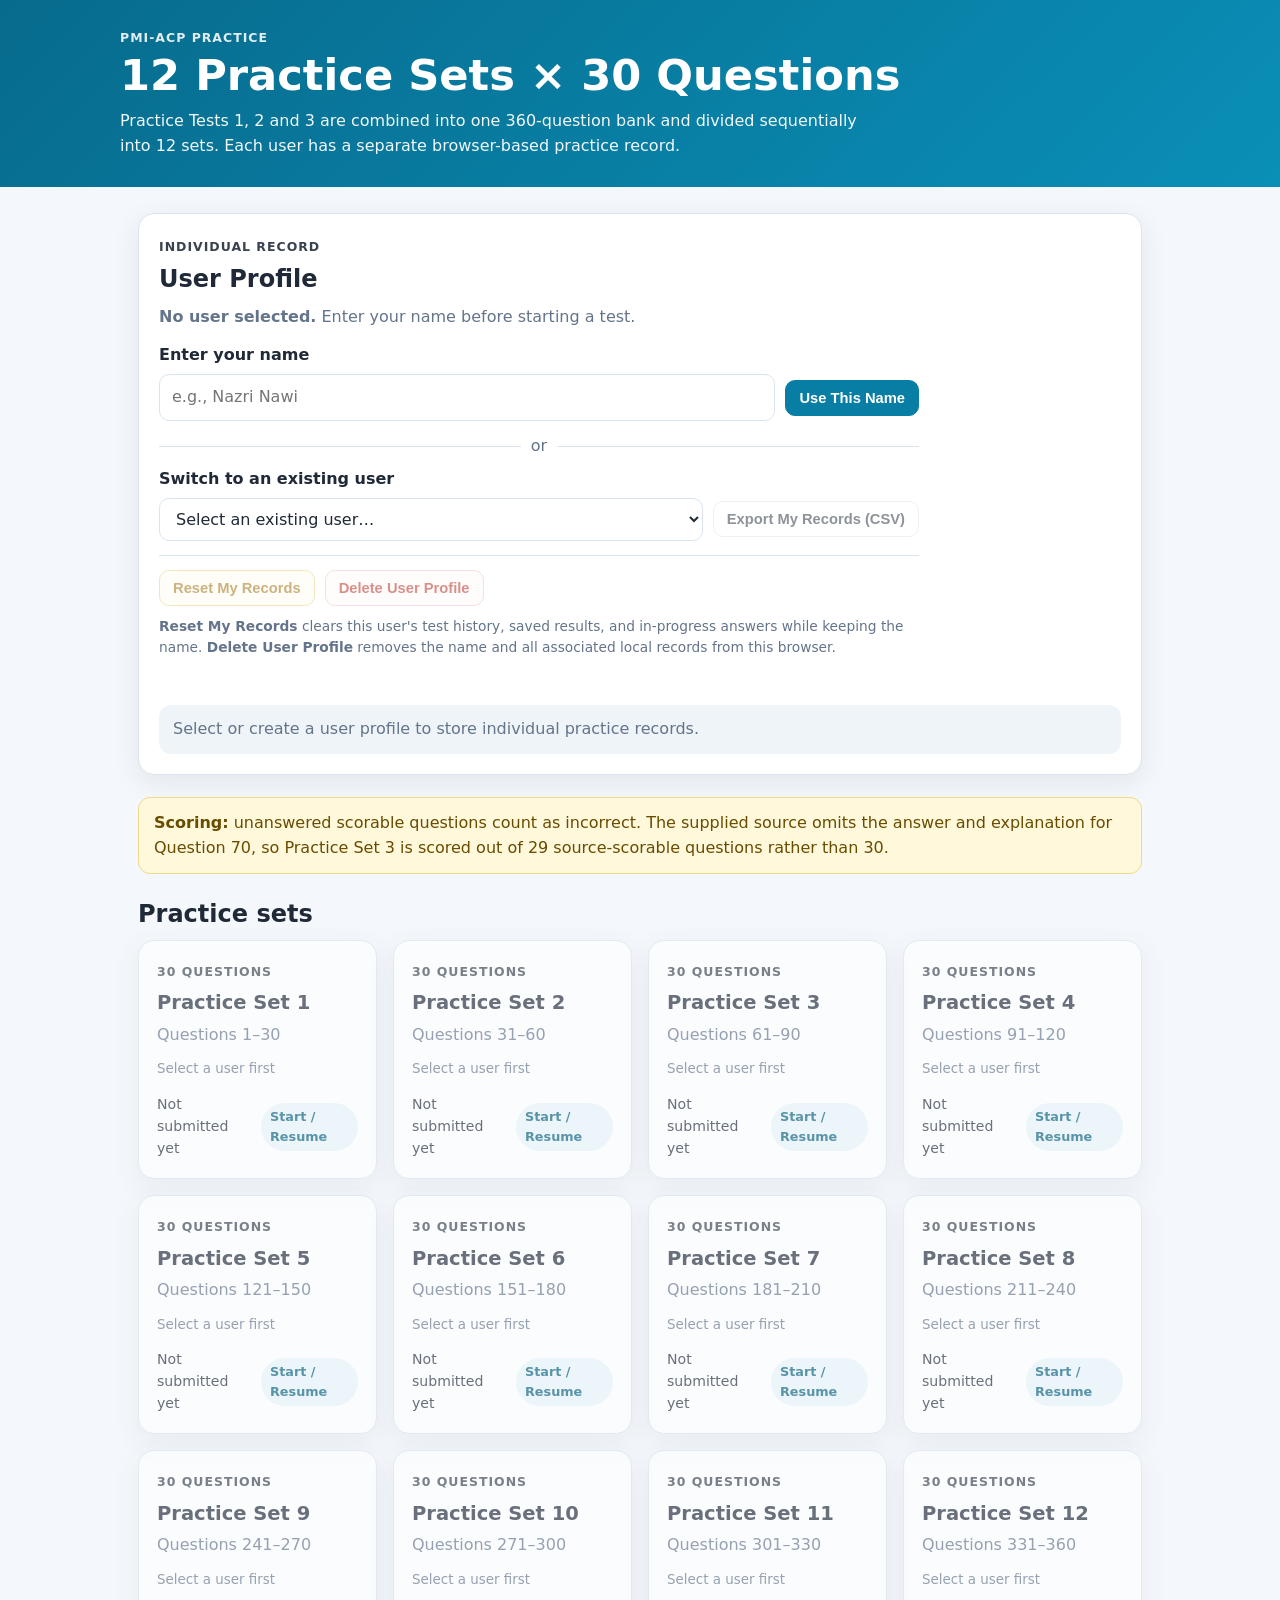
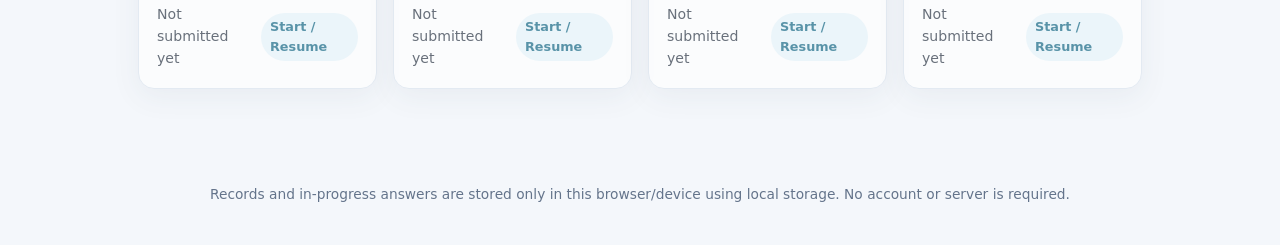
<file: pmi-acp/index.html>
<!doctype html>
<html lang="en">
<head>
  <meta charset="utf-8">
  <meta name="viewport" content="width=device-width, initial-scale=1">
  <meta name="description" content="PMI-ACP practice tests split into 12 sets of 30 questions, with individual user records, scoring and explanations after submission.">
  <title>PMI-ACP Practice Tests — 12 × 30 Questions</title>
  <link rel="stylesheet" href="assets/styles.css">
</head>
<body>
  <header class="site-header"><div class="header-inner">
    <div class="eyebrow">PMI-ACP practice</div>
    <h1>12 Practice Sets × 30 Questions</h1>
    <p>Practice Tests 1, 2 and 3 are combined into one 360-question bank and divided sequentially into 12 sets. Each user has a separate browser-based practice record.</p>
  </div></header>

  <main class="container">
    <section id="profilePanel" class="profile-panel">
      <div class="profile-heading">
        <div>
          <span class="eyebrow">Individual record</span>
          <h2>User Profile</h2>
          <p id="currentUser">No user selected.</p>
        </div>
      </div>
      <div class="profile-controls">
        <label class="field-label" for="userNameInput">Enter your name</label>
        <div class="input-row">
          <input id="userNameInput" class="text-input" type="text" maxlength="80" autocomplete="name" placeholder="e.g., Nazri Nawi">
          <button id="useUserBtn" class="button primary" type="button">Use This Name</button>
        </div>
        <div class="or-divider"><span>or</span></div>
        <label class="field-label" for="profileSelect">Switch to an existing user</label>
        <div class="input-row">
          <select id="profileSelect" class="text-input"><option value="">Select an existing user…</option></select>
          <button id="exportRecordsBtn" class="button" type="button">Export My Records (CSV)</button>
        </div>
        <div class="record-actions" aria-label="Local record controls">
          <button id="resetRecordsBtn" class="button warning-action" type="button">Reset My Records</button>
          <button id="deleteProfileBtn" class="button danger-action" type="button">Delete User Profile</button>
        </div>
        <p class="action-note"><strong>Reset My Records</strong> clears this user's test history, saved results, and in-progress answers while keeping the name. <strong>Delete User Profile</strong> removes the name and all associated local records from this browser.</p>
        <p id="profileMessage" class="profile-message" aria-live="polite"></p>
      </div>
      <div id="recordSummary" class="record-summary"></div>
    </section>

    <div class="notice"><strong>Scoring:</strong> unanswered scorable questions count as incorrect. The supplied source omits the answer and explanation for Question 70, so Practice Set 3 is scored out of 29 source-scorable questions rather than 30.</div>

    <h2 class="section-title">Practice sets</h2>
    <div id="setGrid" class="set-grid" aria-label="Practice sets"></div>

    <section id="historySection" class="history-section" hidden>
      <div class="section-heading">
        <div>
          <span class="eyebrow">Stored locally in this browser</span>
          <h2>Test History</h2>
        </div>
      </div>
      <div class="table-wrap">
        <table class="history-table">
          <thead><tr><th>Date</th><th>Test</th><th>Attempt</th><th>Score</th><th>Correct</th><th>Incorrect</th><th>Unanswered</th></tr></thead>
          <tbody id="historyBody"></tbody>
        </table>
      </div>
    </section>
  </main>

  <footer class="footer">Records and in-progress answers are stored only in this browser/device using local storage. No account or server is required.</footer>
  <script src="assets/questions.js"></script>
  <script src="assets/app.js"></script>
</body>
</html>
</file>
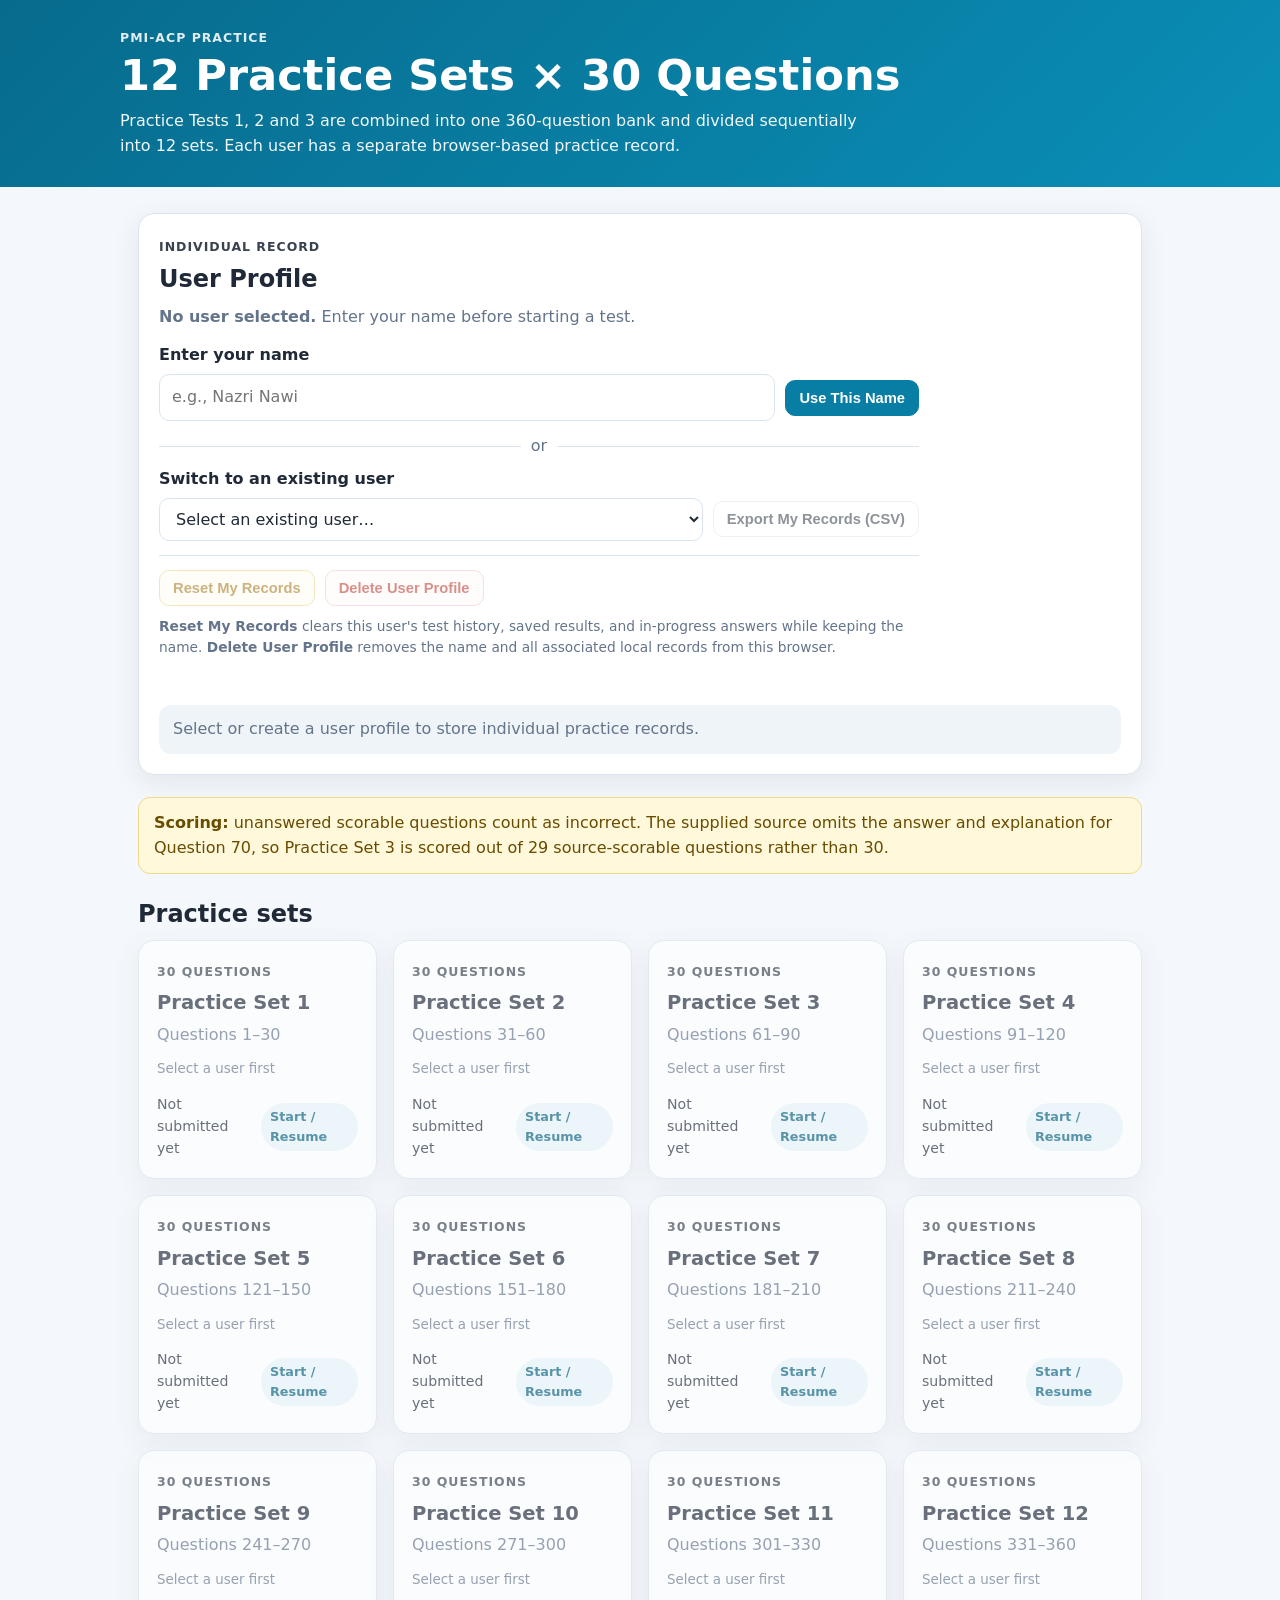
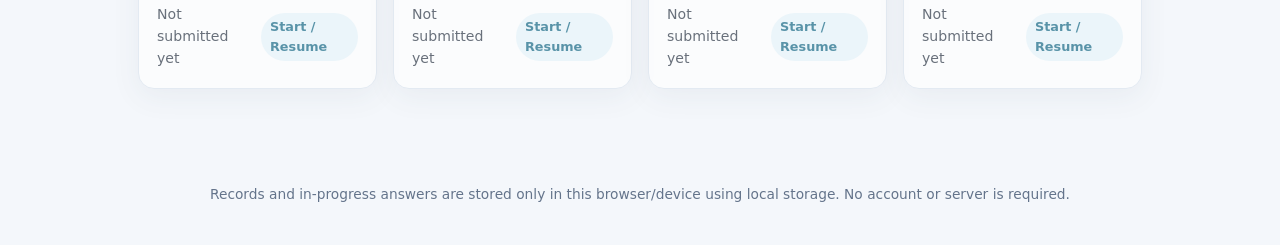
<file: pmi-acp/quiz.html>
<!doctype html>
<html lang="en">
<head>
  <meta charset="utf-8">
  <meta name="viewport" content="width=device-width, initial-scale=1">
  <meta name="description" content="30-question PMI-ACP practice test with percentage score and answer explanations after submission.">
  <title>PMI-ACP Practice Set</title>
  <link rel="stylesheet" href="assets/styles.css">
</head>
<body>
  <header class="site-header"><div class="header-inner">
    <div class="eyebrow">PMI-ACP practice · User: <span id="userDisplay"></span></div>
    <h1 id="setTitle">Practice Set</h1>
    <p id="setRange">30 questions</p>
  </div></header>

  <nav class="quiz-toolbar" aria-label="Practice navigation"><div class="toolbar-inner">
    <div class="toolbar-left">
      <a class="button" href="index.html">All Sets / User Record</a>
      <a class="button" id="prevSet" href="#">Previous Set</a>
      <a class="button" id="nextSet" href="#">Next Set</a>
    </div>
    <div class="toolbar-right">
      <span id="progressText" class="progress-text">0/30 answered</span>
      <button id="resetBtn" class="button danger reset-top" type="button">Reset This Test</button>
    </div>
  </div></nav>

  <main class="container">
    <section class="quiz-intro">
      <h2>Choose one answer for each question.</h2>
      <p>Correct answers and explanations remain hidden until you submit the test. Your selections are automatically saved under your selected user profile.</p>
    </section>

    <div id="quizRoot"></div>

    <section class="submit-panel">
      <p>When you submit, the percentage is calculated and the complete answer/explanation review appears below. The attempt is added to your individual record.</p>
      <button id="submitBtn" class="button primary" type="button">Submit Test &amp; Calculate Score</button>
    </section>

    <section id="results" class="results" hidden></section>
    <section id="review" class="review" hidden></section>
  </main>

  <footer class="footer">Percentage = correct answers ÷ source-scorable questions × 100. “Reset This Test” clears only the current test state; previous attempt history remains stored.</footer>
  <script src="assets/questions.js"></script>
  <script src="assets/app.js"></script>
</body>
</html>
</file>
<file: pmi-acp/assets/styles.css>
/* PMI-ACP practice site — static GitHub Pages CSS */
:root {
  --bg: #f4f7fb;
  --surface: #ffffff;
  --surface-2: #eef4f8;
  --text: #1f2937;
  --muted: #64748b;
  --border: #dbe4ee;
  --primary: #087ea4;
  --primary-dark: #075f7d;
  --success: #16794a;
  --success-bg: #e8f7ef;
  --danger: #b42318;
  --danger-bg: #fff0ee;
  --warn: #9a6700;
  --warn-bg: #fff8db;
  --shadow: 0 8px 28px rgba(30, 55, 80, .08);
}
* { box-sizing: border-box; }
html { scroll-behavior: smooth; }
body { margin: 0; font-family: Inter, ui-sans-serif, system-ui, -apple-system, BlinkMacSystemFont, "Segoe UI", sans-serif; color: var(--text); background: var(--bg); line-height: 1.55; }
a { color: var(--primary); }
.site-header { background: linear-gradient(135deg, #076b8d, #0a8fb7); color: white; padding: 28px 20px; }
.header-inner, .container { max-width: 1040px; margin: 0 auto; }
.eyebrow { text-transform: uppercase; letter-spacing: .08em; font-size: .78rem; font-weight: 700; opacity: .88; }
h1 { margin: 4px 0 8px; font-size: clamp(1.8rem, 4vw, 2.7rem); line-height: 1.15; }
.site-header p { margin: 0; max-width: 760px; opacity: .95; }
.container { padding: 26px 18px 70px; }
.notice { background: var(--warn-bg); border: 1px solid #f0d98b; border-radius: 12px; padding: 13px 15px; margin: 0 0 22px; color: #684c00; }
.set-grid { display: grid; grid-template-columns: repeat(auto-fit, minmax(235px, 1fr)); gap: 16px; }
.set-card { display: block; text-decoration: none; color: inherit; background: var(--surface); border: 1px solid var(--border); border-radius: 16px; padding: 18px; box-shadow: var(--shadow); transition: transform .15s ease, border-color .15s ease; }
.set-card:hover { transform: translateY(-2px); border-color: #96cfe0; }
.set-card h2 { margin: 5px 0 4px; font-size: 1.22rem; }
.set-card p { margin: 0; color: var(--muted); }
.set-meta { display: flex; justify-content: space-between; align-items: center; gap: 10px; margin-top: 14px; font-size: .88rem; }
.pill { display: inline-flex; align-items: center; border-radius: 999px; padding: 4px 9px; background: #e7f5fa; color: var(--primary-dark); font-weight: 700; font-size: .8rem; }
.pill.done { background: var(--success-bg); color: var(--success); }
.quiz-toolbar { position: sticky; top: 0; z-index: 20; background: rgba(244,247,251,.94); backdrop-filter: blur(8px); border-bottom: 1px solid var(--border); }
.toolbar-inner { max-width: 1040px; margin: 0 auto; padding: 10px 18px; display: flex; gap: 10px; align-items: center; justify-content: space-between; flex-wrap: wrap; }
.toolbar-left, .toolbar-right { display: flex; gap: 10px; align-items: center; flex-wrap: wrap; }
.button { appearance: none; border: 1px solid var(--border); background: white; color: var(--text); border-radius: 10px; padding: 9px 13px; font-weight: 700; cursor: pointer; text-decoration: none; font-size: .92rem; }
.button:hover { border-color: #9fc7d4; }
.button.primary { background: var(--primary); border-color: var(--primary); color: white; }
.button.primary:hover { background: var(--primary-dark); }
.button.danger { color: var(--danger); }
.progress-text { color: var(--muted); font-size: .9rem; font-weight: 650; }
.quiz-intro { background: var(--surface); border: 1px solid var(--border); border-radius: 16px; padding: 20px; margin-bottom: 18px; box-shadow: var(--shadow); }
.quiz-intro h2 { margin: 0 0 6px; }
.quiz-intro p { margin: 0; color: var(--muted); }
.question-card { background: var(--surface); border: 1px solid var(--border); border-radius: 15px; padding: 19px; margin: 14px 0; box-shadow: 0 4px 18px rgba(30,55,80,.045); scroll-margin-top: 75px; }
.question-num { font-weight: 800; color: var(--primary-dark); margin-bottom: 7px; }
.question-text { font-size: 1.03rem; font-weight: 650; margin: 0 0 13px; }
.options { display: grid; gap: 9px; }
.option { display: flex; gap: 10px; align-items: flex-start; border: 1px solid var(--border); border-radius: 11px; padding: 11px 12px; cursor: pointer; background: #fff; }
.option:hover { background: #f9fcfd; border-color: #b7dce7; }
.option input { margin-top: 4px; flex: 0 0 auto; }
.option-letter { font-weight: 800; min-width: 20px; }
.submit-panel { background: var(--surface); border: 1px solid var(--border); border-radius: 16px; padding: 20px; margin-top: 24px; box-shadow: var(--shadow); text-align: center; }
.submit-panel p { color: var(--muted); margin-top: 0; }
.results { margin-top: 28px; scroll-margin-top: 80px; }
.results[hidden], .review[hidden] { display: none; }
.result-card { background: var(--surface); border: 1px solid var(--border); border-radius: 17px; padding: 22px; box-shadow: var(--shadow); }
.score { font-size: clamp(2.2rem, 7vw, 4rem); font-weight: 900; line-height: 1; color: var(--primary-dark); margin: 5px 0 10px; }
.stats { display: grid; grid-template-columns: repeat(auto-fit, minmax(130px, 1fr)); gap: 10px; margin-top: 16px; }
.stat { background: var(--surface-2); border-radius: 12px; padding: 12px; }
.stat strong { display: block; font-size: 1.35rem; }
.review { margin-top: 26px; }
.review > h2 { margin-bottom: 8px; }
.review-item { background: var(--surface); border: 1px solid var(--border); border-radius: 15px; padding: 18px; margin: 12px 0; }
.review-item.correct { border-left: 5px solid var(--success); }
.review-item.incorrect { border-left: 5px solid var(--danger); }
.review-item.unanswered { border-left: 5px solid var(--warn); }
.review-item.unscored { border-left: 5px solid #6b7280; }
.review-head { display: flex; align-items: center; justify-content: space-between; gap: 10px; flex-wrap: wrap; margin-bottom: 8px; }
.status { border-radius: 999px; padding: 4px 9px; font-size: .78rem; font-weight: 800; }
.status.correct { color: var(--success); background: var(--success-bg); }
.status.incorrect { color: var(--danger); background: var(--danger-bg); }
.status.unanswered { color: var(--warn); background: var(--warn-bg); }
.status.unscored { color: #475569; background: #eef2f6; }
.answer-line { margin: 7px 0; }
.explanation { margin-top: 10px; padding: 12px 14px; background: #f8fafc; border-radius: 11px; border: 1px solid #e6edf4; }
.source-note { margin-top: 8px; color: var(--muted); font-size: .9rem; font-style: italic; }
.footer { text-align: center; color: var(--muted); font-size: .86rem; padding: 25px 15px 40px; }
@media (max-width: 620px) {
  .question-card { padding: 15px; }
  .option { padding: 10px; }
  .toolbar-inner { align-items: flex-start; }
}
@media print {
  .quiz-toolbar, .submit-panel, .site-header { display: none !important; }
  body { background: white; }
  .container { max-width: none; padding: 0; }
  .question-card, .review-item, .result-card { box-shadow: none; break-inside: avoid; }
}

/* User profiles and stored practice records */
.profile-panel, .history-section { background: var(--surface); border: 1px solid var(--border); border-radius: 16px; padding: 20px; margin-bottom: 22px; box-shadow: var(--shadow); }
.profile-heading h2, .section-heading h2, .section-title { margin: 3px 0 6px; }
.profile-heading p { margin: 0 0 14px; color: var(--muted); }
.profile-controls { max-width: 760px; }
.field-label { display: block; font-weight: 750; margin: 8px 0 6px; }
.input-row { display: flex; gap: 10px; align-items: center; flex-wrap: wrap; }
.text-input { min-width: 240px; flex: 1 1 320px; border: 1px solid var(--border); border-radius: 10px; padding: 10px 12px; background: white; color: var(--text); font: inherit; }
.text-input:focus { outline: 3px solid rgba(8,126,164,.15); border-color: var(--primary); }
.or-divider { display: flex; align-items: center; gap: 10px; color: var(--muted); margin: 13px 0 6px; }
.or-divider::before, .or-divider::after { content: ''; height: 1px; background: var(--border); flex: 1; }
.profile-message { min-height: 1.3em; color: var(--primary-dark); margin: 8px 0 0; }
.record-summary { display: grid; grid-template-columns: repeat(auto-fit, minmax(145px, 1fr)); gap: 10px; margin-top: 18px; }
.record-card { background: var(--surface-2); border-radius: 12px; padding: 12px 14px; }
.record-card span { color: var(--muted); font-size: .86rem; display: block; }
.record-card strong { display: block; font-size: 1.35rem; margin-top: 2px; }
.empty-state { color: var(--muted); background: var(--surface-2); border-radius: 12px; padding: 12px 14px; grid-column: 1 / -1; }
.set-card.disabled { opacity: .65; cursor: not-allowed; }
.set-card.disabled:hover { transform: none; border-color: var(--border); }
.set-records { display: flex; gap: 10px 14px; flex-wrap: wrap; margin-top: 12px; font-size: .84rem; color: var(--muted); }
.table-wrap { overflow-x: auto; }
.history-table { width: 100%; border-collapse: collapse; min-width: 720px; }
.history-table th, .history-table td { text-align: left; padding: 10px 11px; border-bottom: 1px solid var(--border); white-space: nowrap; }
.history-table th { font-size: .82rem; text-transform: uppercase; letter-spacing: .04em; color: var(--muted); }
.history-table tbody tr:hover { background: #f8fbfd; }
.reset-top { background: #fff7f6; border-color: #f2c4bf; }
.reset-top:hover { background: var(--danger-bg); border-color: #e5a49d; }
.record-saved { margin: 16px 0 0; padding: 11px 13px; background: #eef8fb; border-radius: 10px; color: var(--primary-dark); }
.section-title { margin-top: 8px; }
@media (max-width: 620px) {
  .profile-panel, .history-section { padding: 15px; }
  .input-row .button { width: 100%; }
  .text-input { min-width: 0; width: 100%; }
  .toolbar-right { width: 100%; justify-content: space-between; }
  .reset-top { margin-left: auto; }
}


/* Profile-level local record management */
.record-actions { display: flex; gap: 10px; flex-wrap: wrap; margin-top: 14px; padding-top: 14px; border-top: 1px solid var(--border); }
.button.warning-action { color: var(--warn); border-color: #e8cf7a; background: #fffdf3; }
.button.warning-action:hover { background: var(--warn-bg); border-color: #d9bd59; }
.button.danger-action { color: var(--danger); border-color: #efc2bd; background: #fffafa; }
.button.danger-action:hover { background: var(--danger-bg); border-color: #dfa19a; }
.button:disabled { opacity: .5; cursor: not-allowed; }
.action-note { color: var(--muted); font-size: .86rem; margin: 10px 0 0; max-width: 820px; }
.record-card small { display: block; color: var(--muted); font-size: .76rem; margin-top: 3px; font-weight: 500; }
@media (max-width: 620px) {
  .record-actions .button { width: 100%; }
}
</file>
